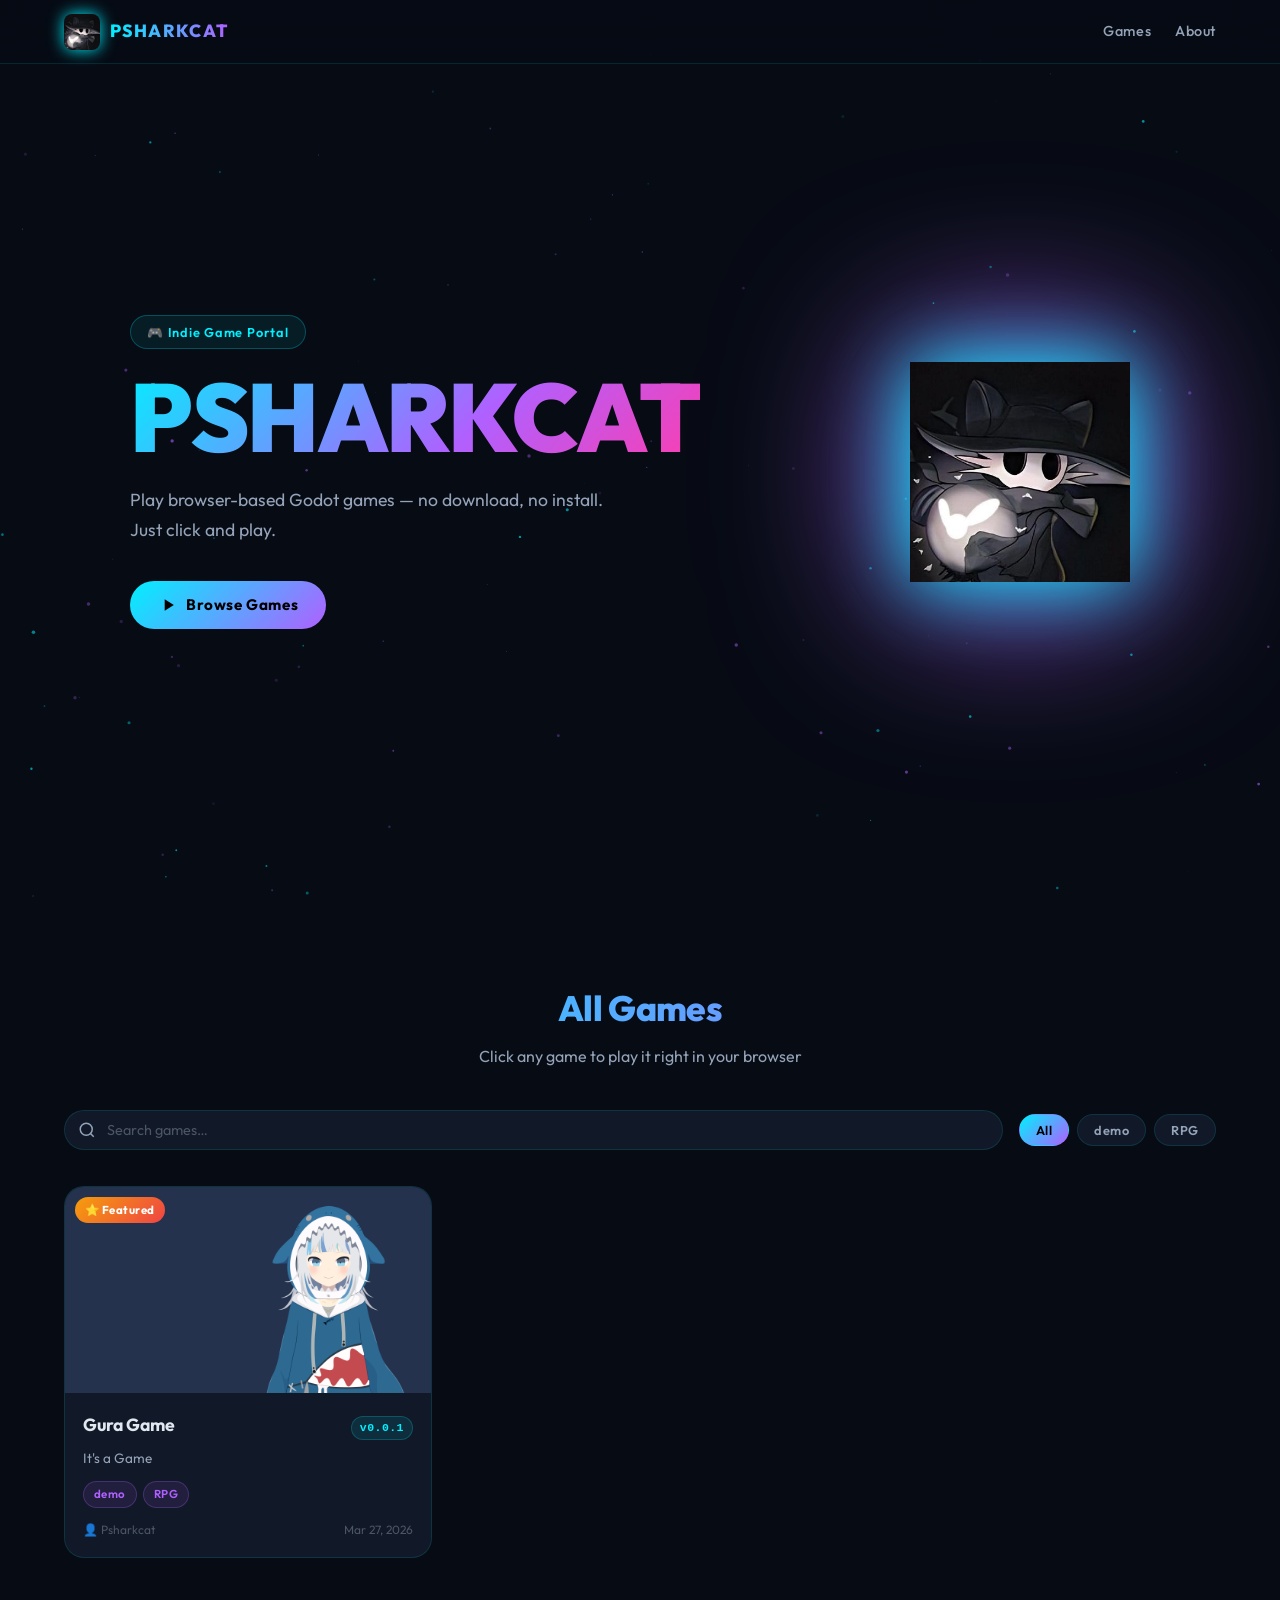
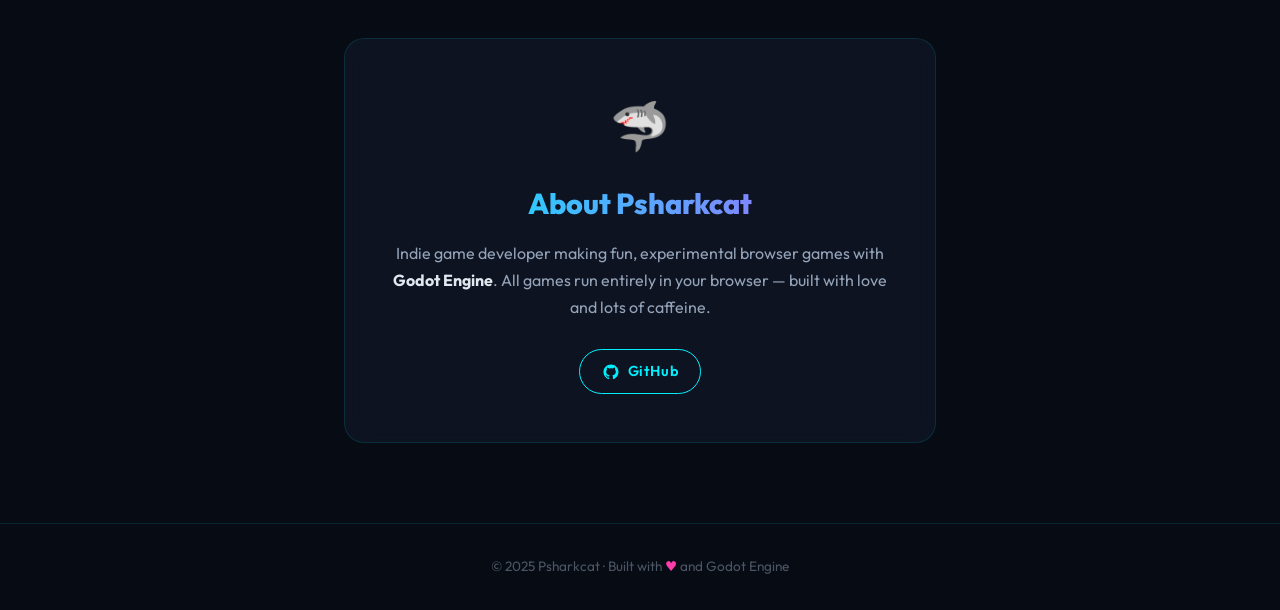
<file: index.html>
<!DOCTYPE html>
<html lang="en">

<head>
  <meta charset="UTF-8" />
  <meta name="viewport" content="width=device-width, initial-scale=1.0" />
  <title>PSHARKCAT — Game Portal</title>
  <meta name="description"
    content="Psharkcat's indie game portal. Play browser-based Godot games right in your browser – no download needed." />
  <link rel="icon" type="image/png" href="assets/logo.png" />
  <link rel="preconnect" href="https://fonts.googleapis.com" />
  <link rel="preconnect" href="https://fonts.gstatic.com" crossorigin />
  <link href="https://fonts.googleapis.com/css2?family=Outfit:wght@300;400;500;600;700;800;900&display=swap"
    rel="stylesheet" />
  <link rel="stylesheet" href="css/style.css" />
  <script src="coi-serviceworker.js"></script>
</head>

<body>

  <!-- ===== BACKGROUND PARTICLES ===== -->
  <canvas id="particles-canvas"></canvas>

  <!-- ===== HEADER / NAV ===== -->
  <header class="site-header">
    <nav class="nav-inner">
      <div class="nav-logo">
        <img src="assets/logo.png" alt="Psharkcat Logo" class="nav-logo-img" />
        <span class="nav-logo-text">PSHARKCAT</span>
      </div>
      <div class="nav-links">
        <a href="#games" class="nav-link">Games</a>
        <a href="#about" class="nav-link">About</a>
      </div>
    </nav>
  </header>

  <!-- ===== HERO ===== -->
  <section class="hero">
    <div class="hero-content">
      <div class="hero-badge">🎮 Indie Game Portal</div>
      <h1 class="hero-title">
        <span class="gradient-text">PSHARKCAT</span>
      </h1>
      <p class="hero-subtitle">Play browser-based Godot games — no download, no install.<br />Just click and play.</p>
      <a href="#games" class="btn-primary">
        <svg width="20" height="20" viewBox="0 0 24 24" fill="currentColor">
          <path d="M8 5v14l11-7z" />
        </svg>
        Browse Games
      </a>
    </div>
    <div class="hero-visual">
      <img src="assets/logo.png" alt="Psharkcat" class="hero-logo-anim" />
      <div class="hero-glow"></div>
    </div>
  </section>

  <!-- ===== GAMES SECTION ===== -->
  <section class="games-section" id="games">
    <div class="section-header">
      <h2 class="section-title">All Games</h2>
      <p class="section-sub">Click any game to play it right in your browser</p>
    </div>

    <!-- Search & Filter -->
    <div class="filter-bar">
      <div class="search-wrap">
        <svg class="search-icon" width="18" height="18" viewBox="0 0 24 24" fill="none" stroke="currentColor"
          stroke-width="2">
          <circle cx="11" cy="11" r="8" />
          <path d="m21 21-4.35-4.35" />
        </svg>
        <input type="text" id="search-input" class="search-input" placeholder="Search games…" />
      </div>
      <div class="tag-filters" id="tag-filters">
        <button class="tag-btn active" data-tag="all">All</button>
      </div>
    </div>

    <!-- Game Cards Grid -->
    <div class="games-grid" id="games-grid">
      <!-- JS populated -->
    </div>

    <!-- Loading / Empty states -->
    <div class="state-loading" id="state-loading">
      <div class="spinner"></div>
      <span>Loading games…</span>
    </div>
    <div class="state-empty hidden" id="state-empty">
      <span class="state-icon">🎮</span>
      <p>No games found. Try a different search.</p>
    </div>
  </section>

  <!-- ===== ABOUT ===== -->
  <section class="about-section" id="about">
    <div class="about-card glass-card">
      <div class="about-icon">🦈</div>
      <h2>About Psharkcat</h2>
      <p>
        Indie game developer making fun, experimental browser games with <strong>Godot Engine</strong>.
        All games run entirely in your browser — built with love and lots of caffeine.
      </p>
      <div class="about-links">
        <a href="https://github.com/Psharkcat" target="_blank" rel="noopener" class="btn-outline">
          <svg width="18" height="18" viewBox="0 0 24 24" fill="currentColor">
            <path
              d="M12 2C6.477 2 2 6.477 2 12c0 4.418 2.865 8.166 6.839 9.489.5.092.682-.217.682-.483 0-.237-.009-.868-.014-1.703-2.782.605-3.369-1.342-3.369-1.342-.454-1.154-1.11-1.462-1.11-1.462-.908-.62.069-.608.069-.608 1.003.07 1.531 1.03 1.531 1.03.892 1.529 2.341 1.087 2.91.832.092-.647.35-1.088.636-1.338-2.22-.253-4.555-1.11-4.555-4.943 0-1.091.39-1.984 1.029-2.683-.103-.253-.446-1.27.098-2.647 0 0 .84-.269 2.75 1.025A9.578 9.578 0 0 1 12 6.836c.85.004 1.705.115 2.504.337 1.909-1.294 2.747-1.025 2.747-1.025.546 1.377.202 2.394.1 2.647.64.699 1.028 1.592 1.028 2.683 0 3.842-2.339 4.687-4.566 4.935.359.309.678.919.678 1.852 0 1.336-.012 2.415-.012 2.741 0 .269.18.579.688.481C19.138 20.161 22 16.418 22 12c0-5.523-4.477-10-10-10z" />
          </svg>
          GitHub
        </a>
      </div>
    </div>
  </section>

  <!-- ===== FOOTER ===== -->
  <footer class="site-footer">
    <p>© 2025 Psharkcat · Built with <span class="heart">♥</span> and Godot Engine</p>
  </footer>

  <!-- ===== CARD TEMPLATE ===== -->
  <template id="card-template">
    <article class="game-card" role="button" tabindex="0">
      <div class="card-thumb-wrap">
        <img class="card-thumb" src="" alt="" loading="lazy" />
        <div class="card-thumb-fallback">🎮</div>
        <div class="card-overlay">
          <div class="play-btn">
            <svg width="28" height="28" viewBox="0 0 24 24" fill="currentColor">
              <path d="M8 5v14l11-7z" />
            </svg>
          </div>
        </div>
        <div class="card-featured-badge hidden">⭐ Featured</div>
      </div>
      <div class="card-body">
        <div class="card-title-row">
          <h3 class="card-title"></h3>
          <span class="card-version"></span>
        </div>
        <p class="card-desc"></p>
        <div class="card-tags"></div>
        <div class="card-meta">
          <span class="card-author"></span>
          <span class="card-date"></span>
        </div>
      </div>
    </article>
  </template>

  <script src="js/main.js"></script>
</body>

</html>
</file>
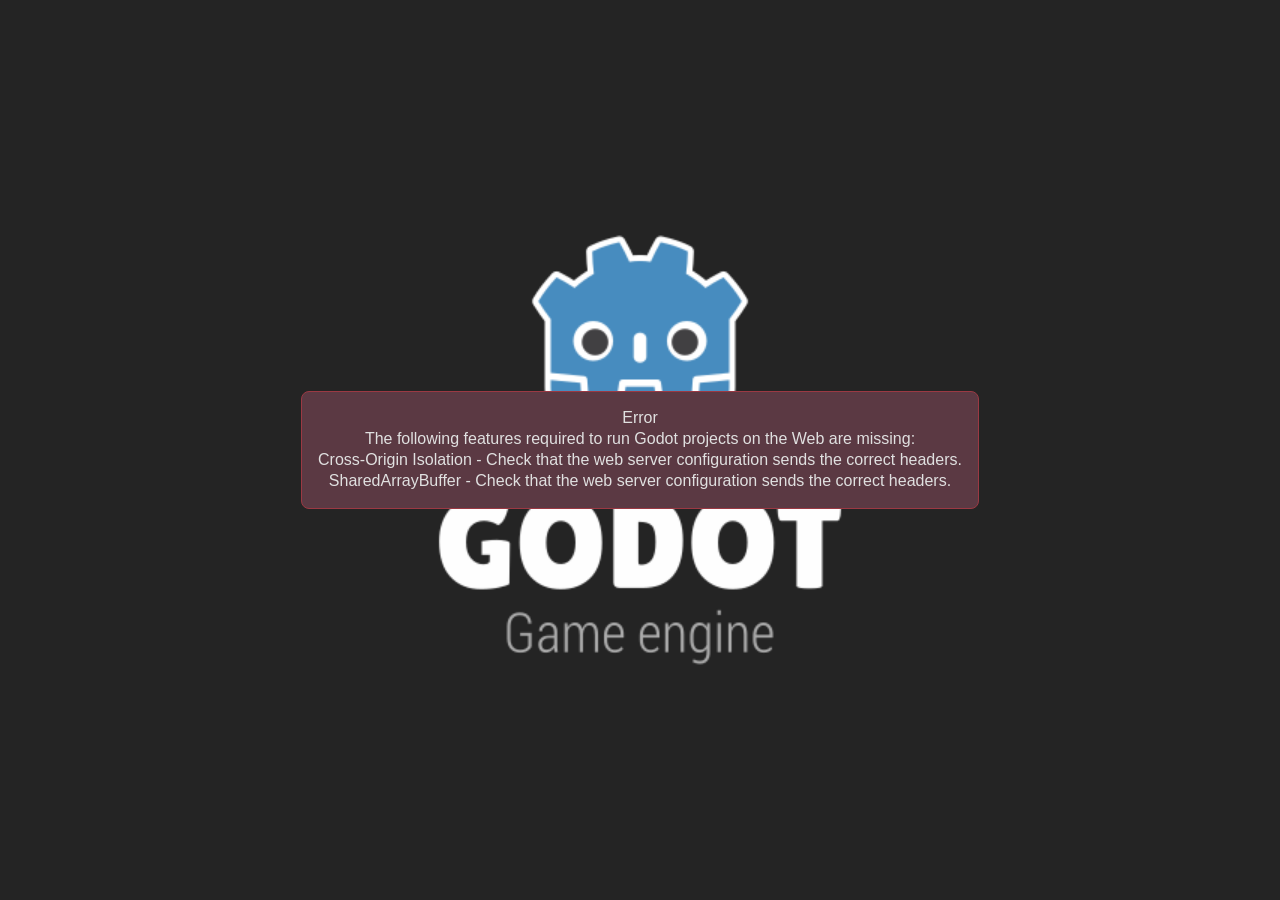
<file: Games/GuraGame/index.html>
<!DOCTYPE html>
<html lang="en">
	<head>
		<meta charset="utf-8">
		<meta name="viewport" content="width=device-width, user-scalable=no, initial-scale=1.0">
		<title>GuraGame</title>
		<style>
html, body, #canvas {
	margin: 0;
	padding: 0;
	border: 0;
}

body {
	color: white;
	background-color: black;
	overflow: hidden;
	touch-action: none;
}

#canvas {
	display: block;
}

#canvas:focus {
	outline: none;
}

#status, #status-splash, #status-progress {
	position: absolute;
	left: 0;
	right: 0;
}

#status, #status-splash {
	top: 0;
	bottom: 0;
}

#status {
	background-color: #242424;
	display: flex;
	flex-direction: column;
	justify-content: center;
	align-items: center;
	visibility: hidden;
}

#status-splash {
	max-height: 100%;
	max-width: 100%;
	margin: auto;
}

#status-splash.show-image--false {
	display: none;
}

#status-splash.fullsize--true {
	height: 100%;
	width: 100%;
	object-fit: contain;
}

#status-splash.use-filter--false {
	image-rendering: pixelated;
}

#status-progress, #status-notice {
	display: none;
}

#status-progress {
	bottom: 10%;
	width: 50%;
	margin: 0 auto;
}

#status-notice {
	background-color: #5b3943;
	border-radius: 0.5rem;
	border: 1px solid #9b3943;
	color: #e0e0e0;
	font-family: 'Noto Sans', 'Droid Sans', Arial, sans-serif;
	line-height: 1.3;
	margin: 0 2rem;
	overflow: hidden;
	padding: 1rem;
	text-align: center;
	z-index: 1;
}
		</style>
		<link rel="manifest" href="index.manifest.json">

	</head>
	<body>
		<canvas id="canvas">
			Your browser does not support the canvas tag.
		</canvas>

		<noscript>
			Your browser does not support JavaScript.
		</noscript>

		<div id="status">
			<img id="status-splash" class="show-image--true fullsize--true use-filter--true" src="index.png" alt="">
			<progress id="status-progress"></progress>
			<div id="status-notice"></div>
		</div>

		<script src="index.js"></script>
		<script>
const GODOT_CONFIG = {"args":[],"canvasResizePolicy":2,"emscriptenPoolSize":8,"ensureCrossOriginIsolationHeaders":false,"executable":"index","experimentalVK":false,"fileSizes":{"index.pck":25071856,"index.wasm":37004618},"focusCanvas":false,"gdextensionLibs":[],"godotPoolSize":4};
const GODOT_THREADS_ENABLED = true;
const engine = new Engine(GODOT_CONFIG);

(function () {
	const statusOverlay = document.getElementById('status');
	const statusProgress = document.getElementById('status-progress');
	const statusNotice = document.getElementById('status-notice');

	let initializing = true;
	let statusMode = '';

	function setStatusMode(mode) {
		if (statusMode === mode || !initializing) {
			return;
		}
		if (mode === 'hidden') {
			statusOverlay.remove();
			initializing = false;
			return;
		}
		statusOverlay.style.visibility = 'visible';
		statusProgress.style.display = mode === 'progress' ? 'block' : 'none';
		statusNotice.style.display = mode === 'notice' ? 'block' : 'none';
		statusMode = mode;
	}

	function setStatusNotice(text) {
		while (statusNotice.lastChild) {
			statusNotice.removeChild(statusNotice.lastChild);
		}
		const lines = text.split('\n');
		lines.forEach((line) => {
			statusNotice.appendChild(document.createTextNode(line));
			statusNotice.appendChild(document.createElement('br'));
		});
	}

	function displayFailureNotice(err) {
		console.error(err);
		if (err instanceof Error) {
			setStatusNotice(err.message);
		} else if (typeof err === 'string') {
			setStatusNotice(err);
		} else {
			setStatusNotice('An unknown error occurred.');
		}
		setStatusMode('notice');
		initializing = false;
	}

	const missing = Engine.getMissingFeatures({
		threads: GODOT_THREADS_ENABLED,
	});

	if (missing.length !== 0) {
		if (GODOT_CONFIG['serviceWorker'] && GODOT_CONFIG['ensureCrossOriginIsolationHeaders'] && 'serviceWorker' in navigator) {
			let serviceWorkerRegistrationPromise;
			try {
				serviceWorkerRegistrationPromise = navigator.serviceWorker.getRegistration();
			} catch (err) {
				serviceWorkerRegistrationPromise = Promise.reject(new Error('Service worker registration failed.'));
			}
			// There's a chance that installing the service worker would fix the issue
			Promise.race([
				serviceWorkerRegistrationPromise.then((registration) => {
					if (registration != null) {
						return Promise.reject(new Error('Service worker already exists.'));
					}
					return registration;
				}).then(() => engine.installServiceWorker()),
				// For some reason, `getRegistration()` can stall
				new Promise((resolve) => {
					setTimeout(() => resolve(), 2000);
				}),
			]).then(() => {
				// Reload if there was no error.
				window.location.reload();
			}).catch((err) => {
				console.error('Error while registering service worker:', err);
			});
		} else {
			// Display the message as usual
			const missingMsg = 'Error\nThe following features required to run Godot projects on the Web are missing:\n';
			displayFailureNotice(missingMsg + missing.join('\n'));
		}
	} else {
		setStatusMode('progress');
		engine.startGame({
			'onProgress': function (current, total) {
				if (current > 0 && total > 0) {
					statusProgress.value = current;
					statusProgress.max = total;
				} else {
					statusProgress.removeAttribute('value');
					statusProgress.removeAttribute('max');
				}
			},
		}).then(() => {
			setStatusMode('hidden');
		}, displayFailureNotice);
	}
}());
		</script>
	</body>
</html>
</file>
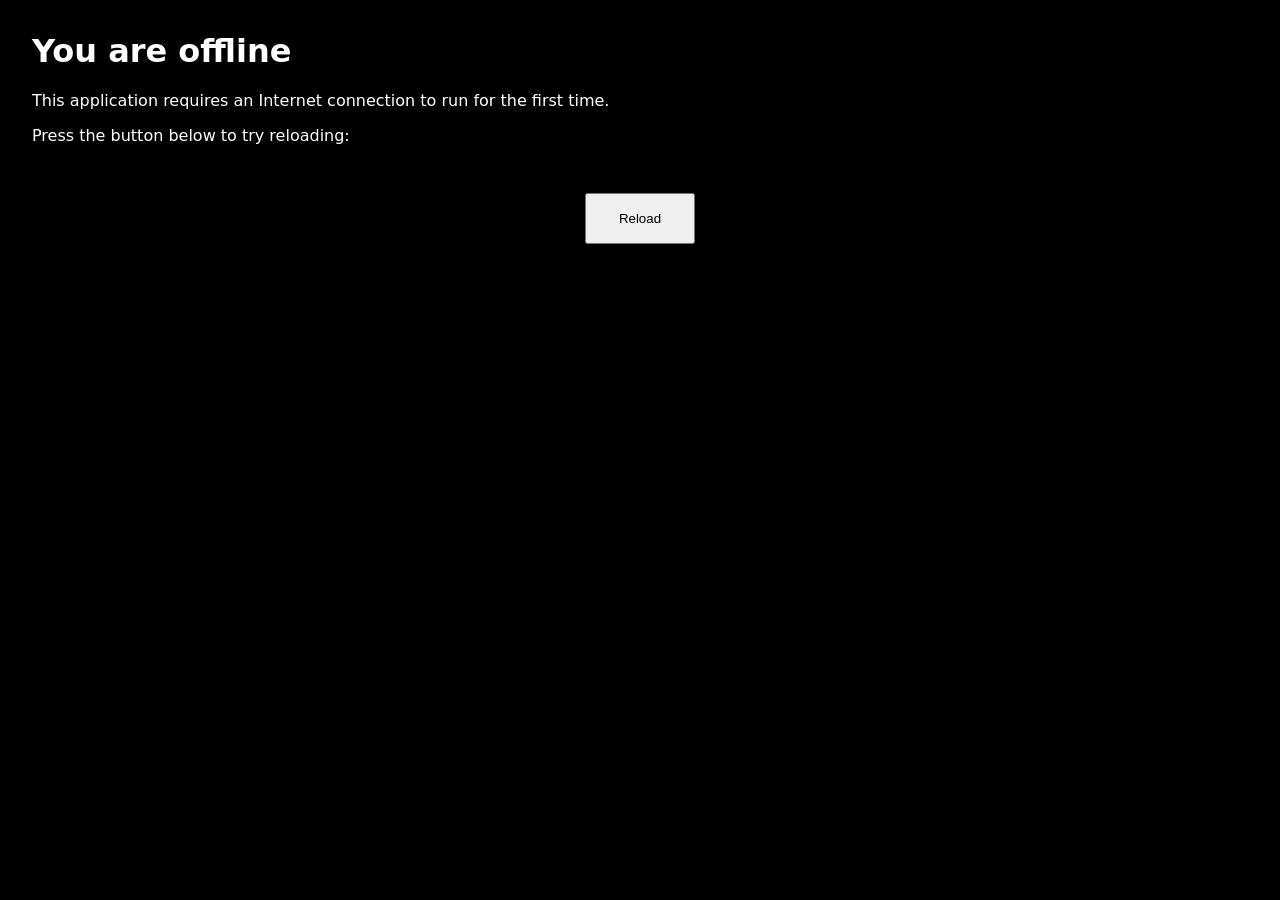
<file: Games/GuraGame/index.offline.html>
<!DOCTYPE html>
<html lang="en">
	<head>
		<meta charset="utf-8">
		<meta http-equiv="X-UA-Compatible" content="IE=edge">
		<meta name="viewport" content="width=device-width, initial-scale=1">
		<title>You are offline</title>
		<style>
html {
	background-color: #000000;
	color: #ffffff;
}

body {
	font-family: system-ui, -apple-system, "Segoe UI", Roboto, "Helvetica Neue", Arial, "Noto Sans", sans-serif, "Apple Color Emoji", "Segoe UI Emoji", "Segoe UI Symbol", "Noto Color Emoji";
	margin: 2rem;
}

p {
	margin-block: 1rem;
}

button {
	display: block;
	padding: 1rem 2rem;
	margin: 3rem auto 0;
}
		</style>
	</head>
	<body>
		<h1>You are offline</h1>
		<p>This application requires an Internet connection to run for the first time.</p>
		<p>Press the button below to try reloading:</p>
		<button type="button">Reload</button>
		<script>
document.querySelector('button').addEventListener('click', () => {
	window.location.reload();
});
		</script>
	</body>
</html>
</file>
<file: css/style.css>
/* ============================================
   PSHARKCAT — Design System & Global Styles
   ============================================ */

/* --- Fonts & Variables --- */
:root {
  --cyan: #00f0ff;
  --cyan-dark: #00b8cc;
  --purple: #b060ff;
  --purple-dark: #7c3aed;
  --pink: #ff3cac;
  --bg: #070b14;
  --bg-mid: #0d1220;
  --bg-card: #111827;
  --bg-glass: rgba(17, 24, 39, 0.7);
  --border: rgba(0, 240, 255, 0.12);
  --border-hover: rgba(0, 240, 255, 0.4);
  --text: #e2e8f0;
  --text-muted: #94a3b8;
  --text-dim: #4b5563;
  --radius-sm: 8px;
  --radius-md: 14px;
  --radius-lg: 20px;
  --radius-xl: 28px;
  --shadow-card: 0 4px 24px rgba(0,0,0,0.4);
  --shadow-glow: 0 0 30px rgba(0, 240, 255, 0.15);
  --shadow-glow-purple: 0 0 30px rgba(176, 96, 255, 0.2);
  --trans: 0.25s cubic-bezier(0.4, 0, 0.2, 1);
  --header-h: 64px;
  --font: 'Outfit', system-ui, sans-serif;
}

/* --- Reset --- */
*, *::before, *::after { box-sizing: border-box; margin: 0; padding: 0; }
html { scroll-behavior: smooth; }
body {
  font-family: var(--font);
  background: var(--bg);
  color: var(--text);
  min-height: 100vh;
  overflow-x: hidden;
  line-height: 1.6;
}
img { max-width: 100%; display: block; }
a { color: inherit; text-decoration: none; }
button { font-family: var(--font); cursor: pointer; border: none; background: none; }

/* ============================================
   PARTICLES CANVAS
   ============================================ */
#particles-canvas {
  position: fixed;
  inset: 0;
  z-index: 0;
  pointer-events: none;
}

/* ============================================
   HEADER / NAV
   ============================================ */
.site-header {
  position: fixed;
  top: 0; left: 0; right: 0;
  height: var(--header-h);
  z-index: 100;
  background: rgba(7, 11, 20, 0.85);
  backdrop-filter: blur(16px);
  -webkit-backdrop-filter: blur(16px);
  border-bottom: 1px solid var(--border);
}
.nav-inner {
  max-width: 1200px;
  margin: 0 auto;
  padding: 0 24px;
  height: 100%;
  display: flex;
  align-items: center;
  justify-content: space-between;
}
.nav-logo {
  display: flex;
  align-items: center;
  gap: 10px;
}
.nav-back-link {
  display: flex;
  align-items: center;
  gap: 8px;
  color: var(--text-muted);
  transition: color var(--trans);
}
.nav-back-link:hover { color: var(--cyan); }
.nav-back-link svg { flex-shrink: 0; }
.nav-logo-img {
  width: 36px;
  height: 36px;
  object-fit: contain;
  border-radius: 8px;
  filter: drop-shadow(0 0 8px var(--cyan));
}
.nav-logo-text {
  font-size: 1.1rem;
  font-weight: 800;
  letter-spacing: 0.08em;
  background: linear-gradient(90deg, var(--cyan), var(--purple));
  -webkit-background-clip: text;
  -webkit-text-fill-color: transparent;
  background-clip: text;
}
.nav-links {
  display: flex;
  gap: 24px;
}
.nav-link {
  font-size: 0.9rem;
  font-weight: 500;
  color: var(--text-muted);
  letter-spacing: 0.04em;
  transition: color var(--trans);
  position: relative;
}
.nav-link::after {
  content: '';
  position: absolute;
  bottom: -4px; left: 0; right: 0;
  height: 1px;
  background: var(--cyan);
  transform: scaleX(0);
  transition: transform var(--trans);
}
.nav-link:hover { color: var(--cyan); }
.nav-link:hover::after { transform: scaleX(1); }

/* ============================================
   UTILITIES
   ============================================ */
.gradient-text {
  background: linear-gradient(135deg, var(--cyan) 0%, var(--purple) 60%, var(--pink) 100%);
  -webkit-background-clip: text;
  -webkit-text-fill-color: transparent;
  background-clip: text;
}
.hidden { display: none !important; }
.glass-card {
  background: var(--bg-glass);
  backdrop-filter: blur(12px);
  -webkit-backdrop-filter: blur(12px);
  border: 1px solid var(--border);
  border-radius: var(--radius-lg);
}

/* Buttons */
.btn-primary {
  display: inline-flex;
  align-items: center;
  gap: 8px;
  padding: 12px 28px;
  background: linear-gradient(135deg, var(--cyan), var(--purple));
  color: #000;
  font-family: var(--font);
  font-size: 0.95rem;
  font-weight: 700;
  letter-spacing: 0.04em;
  border-radius: 50px;
  transition: transform var(--trans), box-shadow var(--trans), filter var(--trans);
  cursor: pointer;
  border: none;
}
.btn-primary:hover {
  transform: translateY(-2px);
  box-shadow: 0 8px 32px rgba(0, 240, 255, 0.35);
  filter: brightness(1.1);
}
.btn-primary:active { transform: translateY(0); }

.btn-outline {
  display: inline-flex;
  align-items: center;
  gap: 8px;
  padding: 10px 22px;
  background: transparent;
  color: var(--cyan);
  font-family: var(--font);
  font-size: 0.9rem;
  font-weight: 600;
  letter-spacing: 0.04em;
  border-radius: 50px;
  border: 1.5px solid var(--cyan);
  transition: background var(--trans), color var(--trans), box-shadow var(--trans);
  cursor: pointer;
}
.btn-outline:hover {
  background: rgba(0, 240, 255, 0.1);
  box-shadow: 0 0 16px rgba(0, 240, 255, 0.2);
}

/* Spinner */
.spinner {
  width: 36px;
  height: 36px;
  border: 3px solid rgba(0, 240, 255, 0.2);
  border-top-color: var(--cyan);
  border-radius: 50%;
  animation: spin 0.8s linear infinite;
}
@keyframes spin { to { transform: rotate(360deg); } }

/* ============================================
   HERO
   ============================================ */
.hero {
  position: relative;
  z-index: 1;
  min-height: 100vh;
  display: flex;
  align-items: center;
  justify-content: center;
  gap: 60px;
  padding: calc(var(--header-h) + 40px) 40px 60px;
  max-width: 1100px;
  margin: 0 auto;
}
.hero-content {
  flex: 1;
  min-width: 0;
}
.hero-badge {
  display: inline-block;
  padding: 6px 16px;
  background: rgba(0, 240, 255, 0.08);
  border: 1px solid rgba(0, 240, 255, 0.25);
  border-radius: 50px;
  font-size: 0.8rem;
  font-weight: 600;
  color: var(--cyan);
  letter-spacing: 0.06em;
  margin-bottom: 20px;
  animation: fadeSlideUp 0.6s ease both;
}
.hero-title {
  font-size: clamp(3rem, 8vw, 6rem);
  font-weight: 900;
  line-height: 1;
  letter-spacing: -0.02em;
  margin-bottom: 20px;
  animation: fadeSlideUp 0.6s 0.1s ease both;
}
.hero-subtitle {
  font-size: 1.1rem;
  font-weight: 400;
  color: var(--text-muted);
  margin-bottom: 36px;
  line-height: 1.7;
  animation: fadeSlideUp 0.6s 0.2s ease both;
}
.hero-content .btn-primary {
  animation: fadeSlideUp 0.6s 0.3s ease both;
}
.hero-visual {
  flex-shrink: 0;
  position: relative;
  width: 260px;
  height: 260px;
  display: flex;
  align-items: center;
  justify-content: center;
}
.hero-logo-anim {
  width: 220px;
  height: 220px;
  object-fit: contain;
  filter: drop-shadow(0 0 40px var(--cyan)) drop-shadow(0 0 80px var(--purple));
  animation: float 3s ease-in-out infinite, fadeIn 0.8s ease both;
  position: relative;
  z-index: 1;
}
.hero-glow {
  position: absolute;
  inset: 10px;
  background: radial-gradient(ellipse, rgba(0, 240, 255, 0.15) 0%, transparent 70%);
  border-radius: 50%;
  animation: pulse 3s ease-in-out infinite;
}
@keyframes float {
  0%, 100% { transform: translateY(0px); }
  50% { transform: translateY(-16px); }
}
@keyframes pulse {
  0%, 100% { opacity: 0.5; transform: scale(1); }
  50% { opacity: 1; transform: scale(1.15); }
}
@keyframes fadeSlideUp {
  from { opacity: 0; transform: translateY(20px); }
  to { opacity: 1; transform: translateY(0); }
}
@keyframes fadeIn {
  from { opacity: 0; }
  to { opacity: 1; }
}

/* ============================================
   GAMES SECTION
   ============================================ */
.games-section {
  position: relative;
  z-index: 1;
  max-width: 1200px;
  margin: 0 auto;
  padding: 80px 24px 80px;
}
.section-header {
  text-align: center;
  margin-bottom: 40px;
}
.section-title {
  font-size: 2.2rem;
  font-weight: 800;
  letter-spacing: -0.02em;
  background: linear-gradient(90deg, var(--cyan), var(--purple));
  -webkit-background-clip: text;
  -webkit-text-fill-color: transparent;
  background-clip: text;
  margin-bottom: 8px;
}
.section-sub {
  color: var(--text-muted);
  font-size: 1rem;
}

/* --- Filter Bar --- */
.filter-bar {
  display: flex;
  align-items: center;
  gap: 16px;
  flex-wrap: wrap;
  margin-bottom: 36px;
}
.search-wrap {
  position: relative;
  flex: 1;
  min-width: 200px;
}
.search-icon {
  position: absolute;
  left: 14px;
  top: 50%;
  transform: translateY(-50%);
  color: var(--text-muted);
  pointer-events: none;
}
.search-input {
  width: 100%;
  background: var(--bg-card);
  border: 1.5px solid var(--border);
  border-radius: 50px;
  padding: 10px 16px 10px 42px;
  color: var(--text);
  font-family: var(--font);
  font-size: 0.9rem;
  outline: none;
  transition: border-color var(--trans), box-shadow var(--trans);
}
.search-input:focus {
  border-color: var(--cyan);
  box-shadow: 0 0 0 3px rgba(0, 240, 255, 0.1);
}
.search-input::placeholder { color: var(--text-dim); }

.tag-filters {
  display: flex;
  flex-wrap: wrap;
  gap: 8px;
}
.tag-btn {
  padding: 7px 16px;
  border-radius: 50px;
  font-family: var(--font);
  font-size: 0.8rem;
  font-weight: 600;
  letter-spacing: 0.04em;
  cursor: pointer;
  border: 1.5px solid var(--border);
  background: var(--bg-card);
  color: var(--text-muted);
  transition: all var(--trans);
}
.tag-btn:hover {
  border-color: var(--cyan);
  color: var(--cyan);
}
.tag-btn.active {
  background: linear-gradient(135deg, var(--cyan), var(--purple));
  border-color: transparent;
  color: #000;
}

/* --- Games Grid --- */
.games-grid {
  display: grid;
  grid-template-columns: repeat(auto-fill, minmax(300px, 1fr));
  gap: 24px;
}

/* --- Game Card --- */
.game-card {
  background: var(--bg-card);
  border: 1px solid var(--border);
  border-radius: var(--radius-lg);
  overflow: hidden;
  cursor: pointer;
  transition: transform var(--trans), box-shadow var(--trans), border-color var(--trans);
  position: relative;
  animation: cardIn 0.4s ease both;
}
.game-card:hover {
  transform: translateY(-6px) scale(1.01);
  box-shadow: var(--shadow-glow), var(--shadow-card);
  border-color: var(--border-hover);
}
.game-card:focus-visible {
  outline: 2px solid var(--cyan);
  outline-offset: 2px;
}
@keyframes cardIn {
  from { opacity: 0; transform: translateY(16px); }
  to { opacity: 1; transform: translateY(0); }
}

/* Thumbnail */
.card-thumb-wrap {
  position: relative;
  aspect-ratio: 16/9;
  background: linear-gradient(135deg, #0d1a2e, #1a0d2e);
  overflow: hidden;
}
.card-thumb {
  width: 100%;
  height: 100%;
  object-fit: cover;
  transition: transform 0.4s ease, filter 0.4s ease;
}
.game-card:hover .card-thumb {
  transform: scale(1.05);
  filter: brightness(0.85);
}
.card-thumb-fallback {
  position: absolute;
  inset: 0;
  display: flex;
  align-items: center;
  justify-content: center;
  font-size: 3.5rem;
  z-index: 0;
}
.card-thumb.loaded + .card-thumb-fallback,
.card-thumb-fallback.hidden { display: none; }

.card-overlay {
  position: absolute;
  inset: 0;
  display: flex;
  align-items: center;
  justify-content: center;
  background: rgba(0, 0, 0, 0.5);
  backdrop-filter: blur(2px);
  opacity: 0;
  transition: opacity var(--trans);
  z-index: 2;
}
.game-card:hover .card-overlay { opacity: 1; }
.play-btn {
  width: 64px;
  height: 64px;
  border-radius: 50%;
  background: linear-gradient(135deg, var(--cyan), var(--purple));
  display: flex;
  align-items: center;
  justify-content: center;
  color: #000;
  transform: scale(0.8);
  transition: transform var(--trans);
  box-shadow: 0 0 30px rgba(0, 240, 255, 0.5);
}
.game-card:hover .play-btn { transform: scale(1); }

.card-featured-badge {
  position: absolute;
  top: 10px;
  left: 10px;
  background: linear-gradient(135deg, #f59e0b, #ef4444);
  color: #fff;
  font-size: 0.72rem;
  font-weight: 700;
  padding: 4px 10px;
  border-radius: 50px;
  z-index: 3;
  letter-spacing: 0.04em;
}

/* Card Body */
.card-body {
  padding: 18px;
}
.card-title-row {
  display: flex;
  align-items: baseline;
  justify-content: space-between;
  gap: 8px;
  margin-bottom: 8px;
}
.card-title {
  font-size: 1.1rem;
  font-weight: 700;
  color: var(--text);
  white-space: nowrap;
  overflow: hidden;
  text-overflow: ellipsis;
}
.card-version {
  font-size: 0.72rem;
  font-weight: 600;
  color: var(--cyan);
  background: rgba(0, 240, 255, 0.1);
  border: 1px solid rgba(0, 240, 255, 0.2);
  padding: 2px 8px;
  border-radius: 50px;
  flex-shrink: 0;
  letter-spacing: 0.04em;
  font-family: 'Courier New', monospace;
}
.card-desc {
  font-size: 0.85rem;
  color: var(--text-muted);
  line-height: 1.55;
  margin-bottom: 12px;
  display: -webkit-box;
  -webkit-line-clamp: 2;
  line-clamp: 2;
  -webkit-box-orient: vertical;
  overflow: hidden;
}
.card-tags {
  display: flex;
  flex-wrap: wrap;
  gap: 6px;
  margin-bottom: 12px;
}
.tag-chip {
  font-size: 0.72rem;
  font-weight: 600;
  padding: 3px 10px;
  border-radius: 50px;
  background: rgba(176, 96, 255, 0.1);
  border: 1px solid rgba(176, 96, 255, 0.25);
  color: var(--purple);
  letter-spacing: 0.04em;
}
.card-meta {
  display: flex;
  justify-content: space-between;
  align-items: center;
  font-size: 0.75rem;
  color: var(--text-dim);
}

/* States */
.state-loading, .state-empty {
  display: flex;
  flex-direction: column;
  align-items: center;
  justify-content: center;
  gap: 16px;
  padding: 80px 24px;
  color: var(--text-muted);
  font-size: 1rem;
}
.state-icon { font-size: 3rem; }

/* ============================================
   ABOUT SECTION
   ============================================ */
.about-section {
  position: relative;
  z-index: 1;
  max-width: 640px;
  margin: 0 auto 80px;
  padding: 0 24px;
}
.about-card {
  padding: 48px 40px;
  text-align: center;
}
.about-icon {
  font-size: 3rem;
  margin-bottom: 16px;
  animation: float 3s ease-in-out infinite;
}
.about-card h2 {
  font-size: 1.8rem;
  font-weight: 800;
  margin-bottom: 14px;
  background: linear-gradient(90deg, var(--cyan), var(--purple));
  -webkit-background-clip: text;
  -webkit-text-fill-color: transparent;
  background-clip: text;
}
.about-card p {
  color: var(--text-muted);
  font-size: 1rem;
  line-height: 1.7;
  margin-bottom: 28px;
}
.about-card strong { color: var(--text); }
.about-links { display: flex; justify-content: center; gap: 12px; }

/* ============================================
   FOOTER
   ============================================ */
.site-footer {
  position: relative;
  z-index: 1;
  text-align: center;
  padding: 32px 24px;
  color: var(--text-dim);
  font-size: 0.85rem;
  border-top: 1px solid var(--border);
}
.heart { color: var(--pink); }

/* ============================================
   GAME PAGE LAYOUT
   ============================================ */
body.game-page {
  overflow: hidden;
  height: 100vh;
  display: flex;
  flex-direction: column;
}
body.game-page .site-header {
  flex-shrink: 0;
}
.game-layout {
  position: relative;
  z-index: 1;
  display: flex;
  flex: 1;
  overflow: hidden;
  padding-top: var(--header-h);
}

/* Iframe Panel */
.game-iframe-panel {
  flex: 1;
  display: flex;
  flex-direction: column;
  min-width: 0;
  background: #000;
}
.iframe-toolbar {
  display: flex;
  align-items: center;
  justify-content: space-between;
  padding: 8px 16px;
  background: var(--bg-mid);
  border-bottom: 1px solid var(--border);
  flex-shrink: 0;
  height: 44px;
}
.iframe-title {
  font-size: 0.9rem;
  font-weight: 600;
  color: var(--text-muted);
  overflow: hidden;
  text-overflow: ellipsis;
  white-space: nowrap;
}
.iframe-actions {
  display: flex;
  gap: 6px;
  flex-shrink: 0;
}
.iframe-btn {
  width: 32px;
  height: 32px;
  border-radius: var(--radius-sm);
  background: rgba(255,255,255,0.05);
  border: 1px solid var(--border);
  color: var(--text-muted);
  display: flex;
  align-items: center;
  justify-content: center;
  transition: all var(--trans);
  cursor: pointer;
}
.iframe-btn:hover {
  background: rgba(0, 240, 255, 0.1);
  border-color: var(--cyan);
  color: var(--cyan);
}
.iframe-container {
  flex: 1;
  position: relative;
  overflow: hidden;
}
.iframe-loading, .iframe-error {
  position: absolute;
  inset: 0;
  display: flex;
  flex-direction: column;
  align-items: center;
  justify-content: center;
  gap: 16px;
  background: var(--bg);
  color: var(--text-muted);
  font-size: 1rem;
}
.iframe-error .state-icon { font-size: 3rem; }
.game-frame {
  width: 100%;
  height: 100%;
  border: none;
  display: block;
  background: #000;
}

/* Game Sidebar */
.game-sidebar {
  width: 320px;
  flex-shrink: 0;
  background: var(--bg-mid);
  border-left: 1px solid var(--border);
  overflow-y: auto;
  display: flex;
  flex-direction: column;
}
.sidebar-loading {
  flex: 1;
  display: flex;
  align-items: center;
  justify-content: center;
}
.sidebar-content {
  padding: 20px;
  display: flex;
  flex-direction: column;
  gap: 16px;
}

/* Sidebar Thumbnail */
.sidebar-thumb-wrap {
  aspect-ratio: 16/9;
  border-radius: var(--radius-md);
  overflow: hidden;
  background: linear-gradient(135deg, #0d1a2e, #1a0d2e);
  position: relative;
}
.sidebar-thumb {
  width: 100%;
  height: 100%;
  object-fit: cover;
}
.sidebar-thumb-fallback {
  position: absolute;
  inset: 0;
  display: flex;
  align-items: center;
  justify-content: center;
  font-size: 3rem;
}

.sidebar-title {
  font-size: 1.4rem;
  font-weight: 800;
  color: var(--text);
  line-height: 1.2;
}

.sidebar-badges {
  display: flex;
  flex-wrap: wrap;
  gap: 8px;
}
.version-badge {
  font-size: 0.75rem;
  font-weight: 600;
  color: var(--cyan);
  background: rgba(0, 240, 255, 0.08);
  border: 1px solid rgba(0, 240, 255, 0.2);
  padding: 3px 10px;
  border-radius: 50px;
  font-family: 'Courier New', monospace;
  letter-spacing: 0.04em;
}
.featured-badge {
  font-size: 0.75rem;
  font-weight: 600;
  background: linear-gradient(135deg, #f59e0b, #ef4444);
  color: #fff;
  padding: 3px 10px;
  border-radius: 50px;
  letter-spacing: 0.04em;
}

.sidebar-desc {
  font-size: 0.88rem;
  color: var(--text-muted);
  line-height: 1.65;
}

/* Meta Grid */
.meta-grid {
  display: flex;
  flex-direction: column;
  gap: 10px;
  border-top: 1px solid var(--border);
  border-bottom: 1px solid var(--border);
  padding: 14px 0;
}
.meta-item {
  display: flex;
  justify-content: space-between;
  align-items: baseline;
  gap: 8px;
}
.meta-label {
  font-size: 0.75rem;
  font-weight: 600;
  color: var(--text-dim);
  letter-spacing: 0.06em;
  text-transform: uppercase;
  flex-shrink: 0;
}
.meta-val {
  font-size: 0.85rem;
  color: var(--text-muted);
  text-align: right;
}

.sidebar-tags {
  display: flex;
  flex-wrap: wrap;
  gap: 6px;
}
.sidebar-back {
  margin-top: auto;
}

/* ============================================
   RESPONSIVE
   ============================================ */
@media (max-width: 900px) {
  .hero {
    flex-direction: column;
    text-align: center;
    gap: 32px;
    padding-top: calc(var(--header-h) + 24px);
  }
  .hero-visual { width: 160px; height: 160px; }
  .hero-logo-anim { width: 140px; height: 140px; }
  .game-layout { flex-direction: column; overflow: auto; }
  body.game-page { overflow: auto; height: auto; }
  .game-sidebar {
    width: 100%;
    border-left: none;
    border-top: 1px solid var(--border);
  }
  .game-iframe-panel { min-height: 56vw; }
}
@media (max-width: 600px) {
  .nav-links { display: none; }
  .filter-bar { flex-direction: column; align-items: stretch; }
  .games-grid { grid-template-columns: 1fr; }
  .about-card { padding: 32px 20px; }
}

/* Audio Hint */
.audio-hint {
  position: absolute;
  top: 60px;
  left: 50%;
  transform: translateX(-50%);
  background: rgba(0, 0, 0, 0.85);
  border: 1px solid var(--cyan);
  color: var(--cyan);
  padding: 12px 24px;
  border-radius: var(--radius-md);
  font-weight: 600;
  font-size: 0.95rem;
  pointer-events: none;
  z-index: 50;
  box-shadow: var(--shadow-glow);
  display: flex;
  align-items: center;
  gap: 12px;
  transition: opacity 1s ease;
  animation: dropDown 0.5s cubic-bezier(0.175, 0.885, 0.32, 1.275) both;
}
.audio-hint.fade-out {
  opacity: 0;
}
@keyframes dropDown {
  from { opacity: 0; transform: translate(-50%, -40px); }
  to { opacity: 1; transform: translate(-50%, 0); }
}
</file>
